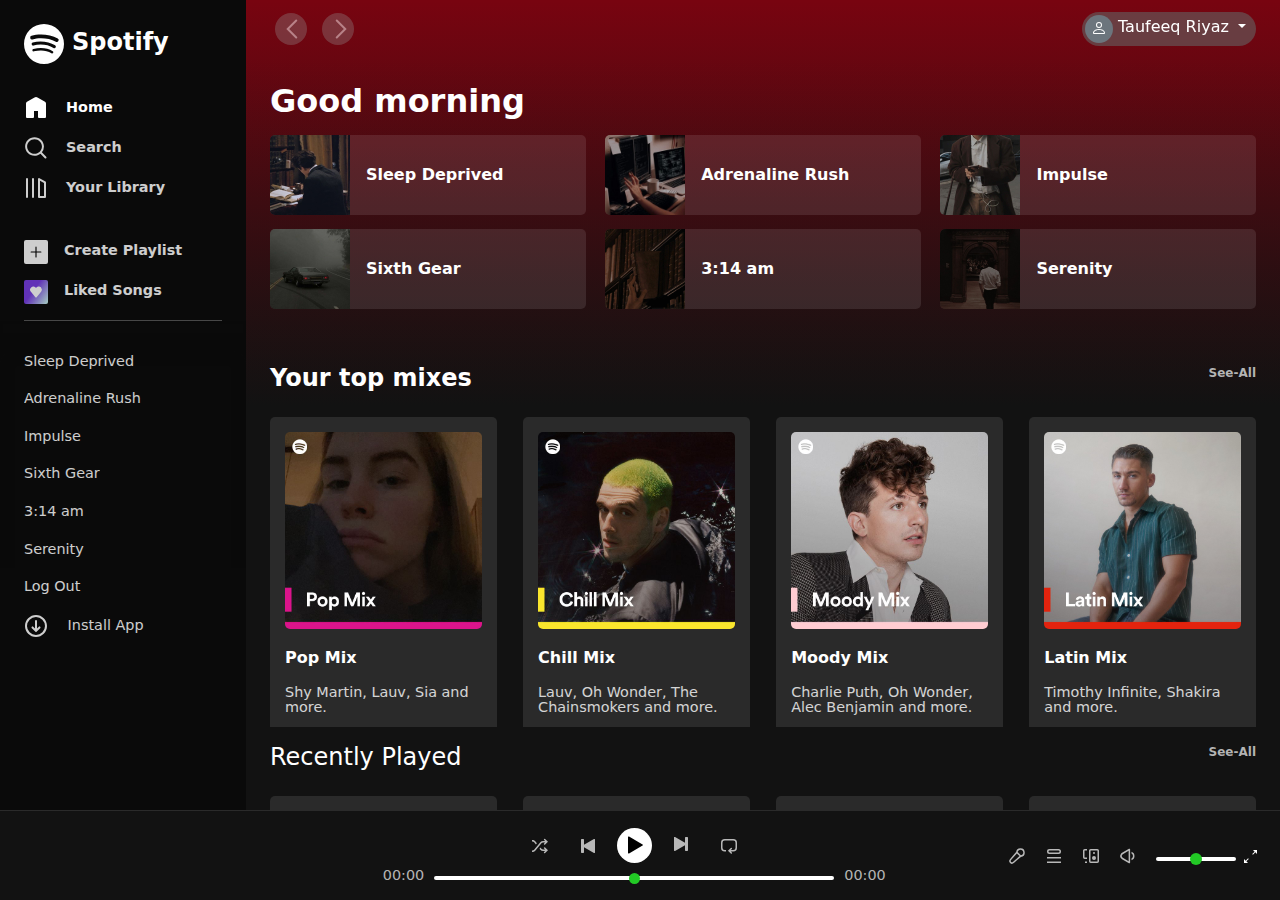
<file: index.html>
<!DOCTYPE html>
<html lang="en">

<head>

  <meta charset="UTF-8">
  <meta name="viewport" content="width=device-width">
  <title>Spotify Clone</title>
  <link rel="stylesheet" href="https://cdn.jsdelivr.net/npm/bootstrap@5.2.0-beta1/dist/css/bootstrap.min.css"
    crossorigin="anonymous">
  <link rel="stylesheet" href="./style.css">
  <link rel="icon" href="./assets/favicon.png">

</head>


<body>

  <div id="app" class="d-flex flex-column">

    <div id="principal" class="d-flex">


      <nav id="latNav" class="w-100 pt-4 d-flex flex-column">

        <!-- Start of logo -->

        <a href="#" class="d-flex px-4">
          <svg xmlns="http://www.w3.org/2000/svg" width="40" height="40" fill="currentColor" class="bi bi-spotify"
            viewBox="0 0 16 16">
            <path
              d="M8 0a8 8 0 1 0 0 16A8 8 0 0 0 8 0zm3.669 11.538a.498.498 0 0 1-.686.165c-1.879-1.147-4.243-1.407-7.028-.77a.499.499 0 0 1-.222-.973c3.048-.696 5.662-.397 7.77.892a.5.5 0 0 1 .166.686zm.979-2.178a.624.624 0 0 1-.858.205c-2.15-1.321-5.428-1.704-7.972-.932a.625.625 0 0 1-.362-1.194c2.905-.881 6.517-.454 8.986 1.063a.624.624 0 0 1 .206.858zm.084-2.268C10.154 5.56 5.9 5.419 3.438 6.166a.748.748 0 1 1-.434-1.432c2.825-.857 7.523-.692 10.492 1.07a.747.747 0 1 1-.764 1.288z" />
          </svg>
          <span class="fw-semibold ms-2" style="font-size: 1.5em;">Spotify</span>
        </a>

        <!-- End of logo -->



        <!-- Start of side bar-->

        <ul class="nav flex-column px-2 my-4">
          <li class="nav-item">
            <a href="/" class="nav-link ativo"><svg role="img" height="24" width="24" viewBox="0 0 24 24">
                <path
                  d="M13.5 1.515a3 3 0 00-3 0L3 5.845a2 2 0 00-1 1.732V21a1 1 0 001 1h6a1 1 0 001-1v-6h4v6a1 1 0 001 1h6a1 1 0 001-1V7.577a2 2 0 00-1-1.732l-7.5-4.33z">
                </path>
              </svg> Home</a>
          </li>
          <li class="nav-item">
            <a href="search.html" class="nav-link"><svg role="img" height="24" width="24" viewBox="0 0 24 24">
                <path
                  d="M10.533 1.279c-5.18 0-9.407 4.14-9.407 9.279s4.226 9.279 9.407 9.279c2.234 0 4.29-.77 5.907-2.058l4.353 4.353a1 1 0 101.414-1.414l-4.344-4.344a9.157 9.157 0 002.077-5.816c0-5.14-4.226-9.28-9.407-9.28zm-7.407 9.279c0-4.006 3.302-7.28 7.407-7.28s7.407 3.274 7.407 7.28-3.302 7.279-7.407 7.279-7.407-3.273-7.407-7.28z">
                </path>
              </svg> Search</a>
          </li>
          <li class="nav-item">
            <a href="#" class="nav-link"><svg role="img" height="24" width="24" viewBox="0 0 24 24">
                <path
                  d="M14.5 2.134a1 1 0 011 0l6 3.464a1 1 0 01.5.866V21a1 1 0 01-1 1h-6a1 1 0 01-1-1V3a1 1 0 01.5-.866zM16 4.732V20h4V7.041l-4-2.309zM3 22a1 1 0 01-1-1V3a1 1 0 012 0v18a1 1 0 01-1 1zm6 0a1 1 0 01-1-1V3a1 1 0 012 0v18a1 1 0 01-1 1z">
                </path>
              </svg> Your Library</a>
          </li>
        </ul>

        <div id="underList">
          <button>
            <div class="plus_bttn">
              <svg role="img" height="12" width="12" aria-hidden="true" viewBox="0 0 16 16">
                <path
                  d="M15.25 8a.75.75 0 01-.75.75H8.75v5.75a.75.75 0 01-1.5 0V8.75H1.5a.75.75 0 010-1.5h5.75V1.5a.75.75 0 011.5 0v5.75h5.75a.75.75 0 01.75.75z">
                </path>
              </svg>
            </div>
            Create Playlist
          </button>

          <button>
            <div class="heart_bttn">
              <svg role="img" height="12" width="12" aria-hidden="true" viewBox="0 0 16 16">
                <path
                  d="M15.724 4.22A4.313 4.313 0 0012.192.814a4.269 4.269 0 00-3.622 1.13.837.837 0 01-1.14 0 4.272 4.272 0 00-6.21 5.855l5.916 7.05a1.128 1.128 0 001.727 0l5.916-7.05a4.228 4.228 0 00.945-3.577z">
                </path>
              </svg>
            </div>
            Liked Songs
          </button>
        </div>

        <!-- End of side bar-->



        <hr class="mx-4 mb-0 mt-2">

        <!-- Start of playlists in sidebar-->

        <ul id="playlistSidebar" class="nav px-2">
          <li class="nav-item"><a href="https://open.spotify.com/playlist/3DCIpP8UPdnLnUGsuEsr97"
              class="nav-link"><br>Sleep Deprived</a></li>
          <li class="nav-item"><a href="https://open.spotify.com/playlist/5lwd9A96hNLfiYCLKBQRN2"
              class="nav-link">Adrenaline Rush</a></li>
          <li class="nav-item"><a href="https://open.spotify.com/playlist/0q0SddIoqUIMGm3Sgz3oMi"
              class="nav-link">Impulse</a></li>
          <li class="nav-item"><a href="https://open.spotify.com/playlist/5ZPjSoSwQs5QVlZDZjfiFI" class="nav-link">Sixth
              Gear</a></li>
          <li class="nav-item"><a href="https://open.spotify.com/playlist/3zA5kLtGx3ghhhdoO7mdvF" class="nav-link">3:14
              am</a></li>
          <li class="nav-item"><a href="https://open.spotify.com/playlist/60HGr7YPE45JP6xaTWSbg4"
              class="nav-link">Serenity</a></li>
        </ul>

        <!-- End of playlists in sidebar-->


        <!-- Start of Install App Button-->
        <a href="login.html" id="installApp" class="d-block px-4 py-2">
          Log Out
        </a>
        <a href="#" id="installApp" class="d-block px-4 py-2">
          <svg role="img" height="24" width="24" viewBox="0 0 24 24">
            <path
              d="M12 3a9 9 0 100 18 9 9 0 000-18zM1 12C1 5.925 5.925 1 12 1s11 4.925 11 11-4.925 11-11 11S1 18.075 1 12z">
            </path>
            <path
              d="M12 6.05a1 1 0 011 1v7.486l1.793-1.793a1 1 0 111.414 1.414L12 18.364l-4.207-4.207a1 1 0 111.414-1.414L11 14.536V7.05a1 1 0 011-1z">
            </path>
          </svg> Install App
        </a>
       
      </nav>

      <!-- End of Install App Button-->


      <!-- Main Content -->
      <div id="feed" class="w-100">

        <!-- menu superior do conteudo -->
        <nav id="topNav" class="d-flex justify-content-between align-items-center px-4 py-2">

          <!-- Start of arrows -->

          <div id="arrowMenu">
            <button><svg role="img" height="24" width="24" class="Svg-ytk21e-0 gFcOie IYDlXmBmmUKHveMzIPCF"
                viewBox="0 0 24 24">
                <path
                  d="M15.957 2.793a1 1 0 010 1.414L8.164 12l7.793 7.793a1 1 0 11-1.414 1.414L5.336 12l9.207-9.207a1 1 0 011.414 0z">
                </path>
              </svg></button>
            <button><svg role="img" height="24" width="24" class="Svg-ytk21e-0 gFcOie IYDlXmBmmUKHveMzIPCF"
                viewBox="0 0 24 24">
                <path
                  d="M8.043 2.793a1 1 0 000 1.414L15.836 12l-7.793 7.793a1 1 0 101.414 1.414L18.664 12 9.457 2.793a1 1 0 00-1.414 0z">
                </path>
              </svg></button>
          </div>

          <!-- End of arrows-->

          <div id="btnTopNav" class="d-flex">

            <!-- Start of user profile -->
            <div class="dropdown ms-3" id="user_bttn">
              <button class="btn btn-secondary dropdown-toggle" type="button" id="dropdownMenuButton1"
                data-bs-toggle="dropdown" aria-expanded="false">
                <div class="imgUsuario bg-secondary">
                  <svg xmlns="http://www.w3.org/2000/svg" width="16" height="16" fill="currentColor"
                    viewBox="0 0 16 16">
                    <path
                      d="M8 8a3 3 0 1 0 0-6 3 3 0 0 0 0 6zm2-3a2 2 0 1 1-4 0 2 2 0 0 1 4 0zm4 8c0 1-1 1-1 1H3s-1 0-1-1 1-4 6-4 6 3 6 4zm-1-.004c-.001-.246-.154-.986-.832-1.664C11.516 10.68 10.289 10 8 10c-2.29 0-3.516.68-4.168 1.332-.678.678-.83 1.418-.832 1.664h10z" />
                  </svg>
                </div>
                Taufeeq Riyaz
                
              </button>
             
            </div>
          </div>
        </nav>

        <!-- End of user profile -->


        <!-- feed do conteudo principal -->
        <main id="main" class="p-4">

          <!-- seção inicial (header) -->
          <section id="feedHeader">

            <!-- start of greeting -->
            <h2 class="fw-bold" id="greeting">Welcome Back</h2>
            <!-- end of greeting -->

            <!-- recent playlists -->
            <ul id="playlistsRecentes" class="mb-5">
              <li>
                <img src="./assets/1.jpeg" :alt="playlist.nome">
                <span class="fw-semibold ms-3 me-auto">Sleep Deprived</span>
                <button type="button" class="btn me-3"><svg role="img" height="24" width="24" viewBox="0 0 24 24">
                    <path
                      d="M7.05 3.606l13.49 7.788a.7.7 0 010 1.212L7.05 20.394A.7.7 0 016 19.788V4.212a.7.7 0 011.05-.606z">
                    </path>
                  </svg></button>
              </li>

              <li>
                <img src="./assets/2.jpeg" :alt="playlist.nome">
                <span class="fw-semibold ms-3 me-auto">Adrenaline Rush</span>
                <button type="button" class="btn me-3"><svg role="img" height="24" width="24" viewBox="0 0 24 24">
                    <path
                      d="M7.05 3.606l13.49 7.788a.7.7 0 010 1.212L7.05 20.394A.7.7 0 016 19.788V4.212a.7.7 0 011.05-.606z">
                    </path>
                  </svg></button>
              </li>

              <li>
                <img src="./assets/3.jpeg" :alt="playlist.nome">
                <span class="fw-semibold ms-3 me-auto">Impulse</span>
                <button type="button" class="btn me-3"><svg role="img" height="24" width="24" viewBox="0 0 24 24">
                    <path
                      d="M7.05 3.606l13.49 7.788a.7.7 0 010 1.212L7.05 20.394A.7.7 0 016 19.788V4.212a.7.7 0 011.05-.606z">
                    </path>
                  </svg></button>
              </li>

              <li>
                <img src="./assets/4.jpeg" :alt="playlist.nome">
                <span class="fw-semibold ms-3 me-auto">Sixth Gear</span>
                <button type="button" class="btn me-3"><svg role="img" height="24" width="24" viewBox="0 0 24 24">
                    <path
                      d="M7.05 3.606l13.49 7.788a.7.7 0 010 1.212L7.05 20.394A.7.7 0 016 19.788V4.212a.7.7 0 011.05-.606z">
                    </path>
                  </svg></button>
              </li>

              <li>
                <img src="./assets/5.jpeg" :alt="playlist.nome">
                <span class="fw-semibold ms-3 me-auto">3:14 am</span>
                <button type="button" class="btn me-3"><svg role="img" height="24" width="24" viewBox="0 0 24 24">
                    <path
                      d="M7.05 3.606l13.49 7.788a.7.7 0 010 1.212L7.05 20.394A.7.7 0 016 19.788V4.212a.7.7 0 011.05-.606z">
                    </path>
                  </svg></button>
              </li>
              

              <li>
                <img src="./assets/6.jpeg" :alt="playlist.nome">
                <span class="fw-semibold ms-3 me-auto">Serenity</span>
                <button type="button" class="btn me-3"><svg role="img" height="24" width="24" viewBox="0 0 24 24">
                    <path
                      d="M7.05 3.606l13.49 7.788a.7.7 0 010 1.212L7.05 20.394A.7.7 0 016 19.788V4.212a.7.7 0 011.05-.606z">
                    </path>
                  </svg></button>
                
              </li>
              
            </ul>
          </section>



          <!-- Your top mixes -->
          <section class="feedPlaylist">
            <h4 class="mb-3"><a href="#"><b>Your top mixes</b></a></h4>
          <a class="see-all" href="#">See-All</a>
            <br>
            <br>
            <ul class="playlists">
              <li>
                <img src="./assets/7.jpeg">
                <button type="button" class="btn me-3"><svg role="img" height="24" width="24" viewBox="0 0 24 24">
                    <path
                      d="M7.05 3.606l13.49 7.788a.7.7 0 010 1.212L7.05 20.394A.7.7 0 016 19.788V4.212a.7.7 0 011.05-.606z">
                    </path>
                  </svg></button>
                <span>Pop Mix</span>
                <p><br>Shy Martin, Lauv, Sia and more.</p>
              </li>

              <li>
                <img src="./assets/8.jpeg">
                <button type="button" class="btn me-3"><svg role="img" height="24" width="24" viewBox="0 0 24 24">
                    <path
                      d="M7.05 3.606l13.49 7.788a.7.7 0 010 1.212L7.05 20.394A.7.7 0 016 19.788V4.212a.7.7 0 011.05-.606z">
                    </path>
                  </svg></button>
                <span>Chill Mix</span>
                <p><br>Lauv, Oh Wonder, The Chainsmokers and more.</p>
              </li>

              <li>
                <img src="./assets/9.jpeg">
                <button type="button" class="btn me-3"><svg role="img" height="24" width="24" viewBox="0 0 24 24">
                    <path
                      d="M7.05 3.606l13.49 7.788a.7.7 0 010 1.212L7.05 20.394A.7.7 0 016 19.788V4.212a.7.7 0 011.05-.606z">
                    </path>
                  </svg></button>
                <span>Moody Mix</span>
                <p><br>Charlie Puth, Oh Wonder, Alec Benjamin and more.</p>
              </li>

              <li>
                <img src="./assets/10.jpeg">
                <button type="button" class="btn me-3"><svg role="img" height="24" width="24" viewBox="0 0 24 24">
                    <path
                      d="M7.05 3.606l13.49 7.788a.7.7 0 010 1.212L7.05 20.394A.7.7 0 016 19.788V4.212a.7.7 0 011.05-.606z">
                    </path>
                  </svg></button>
                <span>Latin Mix</span>
                <p><br>Timothy Infinite, Shakira and more.</p>
              </li>

              <li>
                <img src="./assets/11.jpeg">
                <button type="button" class="btn me-3"><svg role="img" height="24" width="24" viewBox="0 0 24 24">
                    <path
                      d="M7.05 3.606l13.49 7.788a.7.7 0 010 1.212L7.05 20.394A.7.7 0 016 19.788V4.212a.7.7 0 011.05-.606z">
                    </path>
                  </svg></button>
                <span>Hindi Mix</span>
                <p><br>Ritviz, Nuclea, Atif Aslam and more.</p>
              </li>

              <li>
                <img src="./assets/12.jpeg">
                <button type="button" class="btn me-3"><svg role="img" height="24" width="24" viewBox="0 0 24 24">
                    <path
                      d="M7.05 3.606l13.49 7.788a.7.7 0 010 1.212L7.05 20.394A.7.7 0 016 19.788V4.212a.7.7 0 011.05-.606z">
                    </path>
                  </svg></button>
                <span>2010s Mix</span>
                <p><br>The Fat Rat, Alan Walker, The Chainsmokers and more.</p>
              </li>
            </ul>
          </section>

          <!--recently played-->
          <section class="feedPlaylist">
            <h4 class="mb-3"><a href="#">Recently Played</a></h4>
            <a class="see-all" href="#">See-All</a>
            <br>
            <br>
            <ul class="playlists">
              <li>
                <img src="./assets/1.jpeg">
                <button type="button" class="btn me-3"><svg role="img" height="24" width="24" viewBox="0 0 24 24">
                    <path
                      d="M7.05 3.606l13.49 7.788a.7.7 0 010 1.212L7.05 20.394A.7.7 0 016 19.788V4.212a.7.7 0 011.05-.606z">
                    </path>
                  </svg></button>
                <span>Sleep Deprived</span>
                <p><br>I'll tell you a story before it tells itself.</p>
              </li>

              <li>
                <img src="./assets/2.jpeg">
                <button type="button" class="btn me-3"><svg role="img" height="24" width="24" viewBox="0 0 24 24">
                    <path
                      d="M7.05 3.606l13.49 7.788a.7.7 0 010 1.212L7.05 20.394A.7.7 0 016 19.788V4.212a.7.7 0 011.05-.606z">
                    </path>
                  </svg></button>
                <span>Adrenaline Rush</span>
                <p><br>For the night when you've piled up everything and it's deadline tomorrow.</p>
              </li>

              <li>
                <img src="./assets/3.jpeg">
                <button type="button" class="btn me-3"><svg role="img" height="24" width="24" viewBox="0 0 24 24">
                    <path
                      d="M7.05 3.606l13.49 7.788a.7.7 0 010 1.212L7.05 20.394A.7.7 0 016 19.788V4.212a.7.7 0 011.05-.606z">
                    </path>
                  </svg></button>
                <span>Impulse</span>
                <p><br> The neighbors are gonna call the cops.</p>
              </li>

              <li>
                <img src="./assets/4.jpeg">
                <button type="button" class="btn me-3"><svg role="img" height="24" width="24" viewBox="0 0 24 24">
                    <path
                      d="M7.05 3.606l13.49 7.788a.7.7 0 010 1.212L7.05 20.394A.7.7 0 016 19.788V4.212a.7.7 0 011.05-.606z">
                    </path>
                  </svg></button>
                <span>Sixth Gear</span>
                <p><br>Nothings gonna stop me now (lol, idk how to drive yet).</p>
              </li>

              <li>
                <img src="./assets/5.jpeg">
                <button type="button" class="btn me-3"><svg role="img" height="24" width="24" viewBox="0 0 24 24">
                    <path
                      d="M7.05 3.606l13.49 7.788a.7.7 0 010 1.212L7.05 20.394A.7.7 0 016 19.788V4.212a.7.7 0 011.05-.606z">
                    </path>
                  </svg></button>
                <span>3:14 am</span>
                <p><br>And thoughts of past and future kept him awake.</p>
              </li>

              <li>
                <img src="./assets/6.jpeg">
                <button type="button" class="btn me-3"><svg role="img" height="24" width="24" viewBox="0 0 24 24">
                    <path
                      d="M7.05 3.606l13.49 7.788a.7.7 0 010 1.212L7.05 20.394A.7.7 0 016 19.788V4.212a.7.7 0 011.05-.606z">
                    </path>
                  </svg></button>
                <span>Serenity</span>
                <p><br>Is it tears or just the pouring rain?</p>
              </li>
            </ul>
          </section>

          <!--poular new releases-->
          <section class="feedPlaylist">
            <h4 class="mb-3"><a href="#">Popular New releases</a></h4>
            <a class="see-all" href="#">See-All</a>
            <br>
            <br>
            <ul class="playlists">
              <li>
                <img src="./assets/celestial.jpg">
                <button type="button" class="btn me-3"><svg role="img" height="24" width="24" viewBox="0 0 24 24">
                    <path
                      d="M7.05 3.606l13.49 7.788a.7.7 0 010 1.212L7.05 20.394A.7.7 0 016 19.788V4.212a.7.7 0 011.05-.606z">
                    </path>
                  </svg></button>
                <span>Celestial</span>
                <p><br>Ed Shreeran</p>
              </li>

              <li>
                <img src="./assets/this is why.jpg">
                <button type="button" class="btn me-3"><svg role="img" height="24" width="24" viewBox="0 0 24 24">
                    <path
                      d="M7.05 3.606l13.49 7.788a.7.7 0 010 1.212L7.05 20.394A.7.7 0 016 19.788V4.212a.7.7 0 011.05-.606z">
                    </path>
                  </svg></button>
                <span>This Is Why</span>
                <p><br>Paramore</p>
              </li>

              <li>
                <img src="./assets/igotissu.jpg">
                <button type="button" class="btn me-3"><svg role="img" height="24" width="24" viewBox="0 0 24 24">
                    <path
                      d="M7.05 3.606l13.49 7.788a.7.7 0 010 1.212L7.05 20.394A.7.7 0 016 19.788V4.212a.7.7 0 011.05-.606z">
                    </path>
                  </svg></button>
                <span>I Got Issue</span>
                <p><br>YG</p>
              </li>

              <li>
                <img src="./assets/uhoh.jpg">
                <button type="button" class="btn me-3"><svg role="img" height="24" width="24" viewBox="0 0 24 24">
                    <path
                      d="M7.05 3.606l13.49 7.788a.7.7 0 010 1.212L7.05 20.394A.7.7 0 016 19.788V4.212a.7.7 0 011.05-.606z">
                    </path>
                  </svg></button>
                <span>Uh Oh</span>
                <p><br>Tate McRae</p>
              </li>

              <li>
                <img src="./assets/bodypaint.jpg">
                <button type="button" class="btn me-3"><svg role="img" height="24" width="24" viewBox="0 0 24 24">
                    <path
                      d="M7.05 3.606l13.49 7.788a.7.7 0 010 1.212L7.05 20.394A.7.7 0 016 19.788V4.212a.7.7 0 011.05-.606z">
                    </path>
                  </svg></button>
                <span>Body Paint</span>
                <p><br>Arctic Monkeys</p>
              </li>
          </section>

          <!--mood-->
          <section class="feedPlaylist">
         <h4 class="mb-3"><a href="#">Mood</a></h4>
         <a class="see-all" href="#">See-All</a>
            <br>
            <br>
            <ul class="playlists">
              <li>
                <img src="./assets/moodbooster.jpg">
                <button type="button" class="btn me-3"><svg role="img" height="24" width="24" viewBox="0 0 24 24">
                    <path
                      d="M7.05 3.606l13.49 7.788a.7.7 0 010 1.212L7.05 20.394A.7.7 0 016 19.788V4.212a.7.7 0 011.05-.606z">
                    </path>
                  </svg></button>
                <span>Mood Booster</span>
                <p><br>Get happy with today's dose of feel-good songs!</p>
              </li>

              <li>
                <img src="./assets/feelinggood.jpg">
                <button type="button" class="btn me-3"><svg role="img" height="24" width="24" viewBox="0 0 24 24">
                    <path
                      d="M7.05 3.606l13.49 7.788a.7.7 0 010 1.212L7.05 20.394A.7.7 0 016 19.788V4.212a.7.7 0 011.05-.606z">
                    </path>
                  </svg></button>
                <span>Feelin' Good</span>
                <p><br>Feel good with this positively timeless playlist!</p>
              </li>

              <li>
                <img src="./assets/dark&stormy.jpg">
                <button type="button" class="btn me-3"><svg role="img" height="24" width="24" viewBox="0 0 24 24">
                    <path
                      d="M7.05 3.606l13.49 7.788a.7.7 0 010 1.212L7.05 20.394A.7.7 0 016 19.788V4.212a.7.7 0 011.05-.606z">
                    </path>
                  </svg></button>
                <span>Dark & Stormy</span>
                <p><br>Beautifully dark, dramatic tracks.</p>
              </li>

              <li>
                <img src="./assets/feelgoodpiano.jpg">
                <button type="button" class="btn me-3"><svg role="img" height="24" width="24" viewBox="0 0 24 24">
                    <path
                      d="M7.05 3.606l13.49 7.788a.7.7 0 010 1.212L7.05 20.394A.7.7 0 016 19.788V4.212a.7.7 0 011.05-.606z">
                    </path>
                  </svg></button>
                <span>Feel Good Piano</span>
                <p><br>Happy vibes for an upbeat morning.</p>
              </li>

              <li>
                <img src="./assets/feelingmyself.jpg">
                <button type="button" class="btn me-3"><svg role="img" height="24" width="24" viewBox="0 0 24 24">
                    <path
                      d="M7.05 3.606l13.49 7.788a.7.7 0 010 1.212L7.05 20.394A.7.7 0 016 19.788V4.212a.7.7 0 011.05-.606z">
                    </path>
                  </svg></button>
                <span>Feelin' Myself</span>
                <p><br>The hip-hop playlist that's a whole mood. Art By Laci Jordan; Cover: Lakeyah</p>
              </li>

              <li>
                <img src="./assets/chilltracks.jpeg">
                <button type="button" class="btn me-3"><svg role="img" height="24" width="24" viewBox="0 0 24 24">
                    <path
                      d="M7.05 3.606l13.49 7.788a.7.7 0 010 1.212L7.05 20.394A.7.7 0 016 19.788V4.212a.7.7 0 011.05-.606z">
                    </path>
                  </svg></button>
                <span>Chill Tracks</span>
                <p><br>Softer kinda dance.</p>
              </li>
              <!--Popular new releases-->
        </main>
      </div>
    </div>

    <div id="mobiPlay">
      <button type="button" id="mobibtn"><svg role="img" height="24" width="24" viewBox="0 0 24 24">
          <path d="M7.05 3.606l13.49 7.788a.7.7 0 010 1.212L7.05 20.394A.7.7 0 016 19.788V4.212a.7.7 0 011.05-.606z">
          </path>
        </svg></button>
    </div>
    <div id="footer">
      <div id="audioBar" class="p-3 d-flex justify-content-between">

        <div id="musicaPlay"></div>

        <div id="botomIcon">
          <ul class="nav flex-row px-2 my-4">
            <li class="nav-item">
              <a href="#" class="nav-link ativo d-flex flex-column align-items-center"><svg role="img" height="20"
                  width="20" fill="white" viewBox="0 0 24 24">
                  <path
                    d="M13.5 1.515a3 3 0 00-3 0L3 5.845a2 2 0 00-1 1.732V21a1 1 0 001 1h6a1 1 0 001-1v-6h4v6a1 1 0 001 1h6a1 1 0 001-1V7.577a2 2 0 00-1-1.732l-7.5-4.33z">
                  </path>
                </svg>Home</a>
            </li>
            <li class="nav-item">
              <a href="#" class="nav-link d-flex flex-column align-items-center"><svg role="img" height="20" width="20"
                  fill="white" viewBox="0 0 24 24">
                  <path
                    d="M10.533 1.279c-5.18 0-9.407 4.14-9.407 9.279s4.226 9.279 9.407 9.279c2.234 0 4.29-.77 5.907-2.058l4.353 4.353a1 1 0 101.414-1.414l-4.344-4.344a9.157 9.157 0 002.077-5.816c0-5.14-4.226-9.28-9.407-9.28zm-7.407 9.279c0-4.006 3.302-7.28 7.407-7.28s7.407 3.274 7.407 7.28-3.302 7.279-7.407 7.279-7.407-3.273-7.407-7.28z">
                  </path>
                </svg>Search</a>
            </li>
            <li class="nav-item">
              <a href="#" class="nav-link d-flex flex-column align-items-center"><svg role="img" height="20" width="20"
                  fill="white" viewBox="0 0 24 24">
                  <path
                    d="M14.5 2.134a1 1 0 011 0l6 3.464a1 1 0 01.5.866V21a1 1 0 01-1 1h-6a1 1 0 01-1-1V3a1 1 0 01.5-.866zM16 4.732V20h4V7.041l-4-2.309zM3 22a1 1 0 01-1-1V3a1 1 0 012 0v18a1 1 0 01-1 1zm6 0a1 1 0 01-1-1V3a1 1 0 012 0v18a1 1 0 01-1 1z">
                  </path>
                </svg>Your Library</a>
            </li>
            <li>
              <a href="#" class="nav-link d-flex flex-column align-items-center"><svg role="img" width="20" height="20"
                  fill="white" viewBox="0 3 16 10">
                  <path
                    d="M8 0a8 8 0 1 0 0 16A8 8 0 0 0 8 0zm3.669 11.538a.498.498 0 0 1-.686.165c-1.879-1.147-4.243-1.407-7.028-.77a.499.499 0 0 1-.222-.973c3.048-.696 5.662-.397 7.77.892a.5.5 0 0 1 .166.686zm.979-2.178a.624.624 0 0 1-.858.205c-2.15-1.321-5.428-1.704-7.972-.932a.625.625 0 0 1-.362-1.194c2.905-.881 6.517-.454 8.986 1.063a.624.624 0 0 1 .206.858zm.084-2.268C10.154 5.56 5.9 5.419 3.438 6.166a.748.748 0 1 1-.434-1.432c2.825-.857 7.523-.692 10.492 1.07a.747.747 0 1 1-.764 1.288z">
                  </path>
                </svg>Get App</a>
            </li>
          </ul>
        </div>

        <div id="caixaCentral" class="d-flex flex-column align-items-center">

          <div id="caixaSetas" class="d-flex align-items-center">
            <button type="button" class="icones aleatorio"><svg onClick="enabledisable(this)" role="img" height="16"
                width="16" viewBox="0 0 16 16">
                <path
                  d="M13.151.922a.75.75 0 10-1.06 1.06L13.109 3H11.16a3.75 3.75 0 00-2.873 1.34l-6.173 7.356A2.25 2.25 0 01.39 12.5H0V14h.391a3.75 3.75 0 002.873-1.34l6.173-7.356a2.25 2.25 0 011.724-.804h1.947l-1.017 1.018a.75.75 0 001.06 1.06L15.98 3.75 13.15.922zM.391 3.5H0V2h.391c1.109 0 2.16.49 2.873 1.34L4.89 5.277l-.979 1.167-1.796-2.14A2.25 2.25 0 00.39 3.5z">
                </path>
                <path
                  d="M7.5 10.723l.98-1.167.957 1.14a2.25 2.25 0 001.724.804h1.947l-1.017-1.018a.75.75 0 111.06-1.06l2.829 2.828-2.829 2.828a.75.75 0 11-1.06-1.06L13.109 13H11.16a3.75 3.75 0 01-2.873-1.34l-.787-.938z">
                </path>
              </svg></button>

            <button type="button" class="icones anterior"><svg role="img" height="16" width="16" viewBox="0 0 16 16">
                <path
                  d="M12.7 1a.7.7 0 00-.7.7v5.15L2.05 1.107A.7.7 0 001 1.712v12.575a.7.7 0 001.05.607L12 9.149V14.3a.7.7 0 00.7.7h1.6a.7.7 0 00.7-.7V1.7a.7.7 0 00-.7-.7h-1.6z">
                </path>
              </svg></button>

            <button type="button" class="btn playPause"><svg role="img" height="24" width="24" viewBox="0 0 24 24">
                <path
                  d="M7.05 3.606l13.49 7.788a.7.7 0 010 1.212L7.05 20.394A.7.7 0 016 19.788V4.212a.7.7 0 011.05-.606z">
                </path>
              </svg></button>

            <button type="button" class="icones proximo"><svg role="img" height="16" width="16" viewBox="0 0 16 16">
                <path
                  d="M12.7 1a.7.7 0 00-.7.7v5.15L2.05 1.107A.7.7 0 001 1.712v12.575a.7.7 0 001.05.607L12 9.149V14.3a.7.7 0 00.7.7h1.6a.7.7 0 00.7-.7V1.7a.7.7 0 00-.7-.7h-1.6z">
                </path>
              </svg></button>

            <button type="button" class="icones repetir"><svg onClick="enabledisable(this)" role="img" height="16"
                width="16" viewBox="0 0 16 16">
                <path
                  d="M0 4.75A3.75 3.75 0 013.75 1h8.5A3.75 3.75 0 0116 4.75v5a3.75 3.75 0 01-3.75 3.75H9.81l1.018 1.018a.75.75 0 11-1.06 1.06L6.939 12.75l2.829-2.828a.75.75 0 111.06 1.06L9.811 12h2.439a2.25 2.25 0 002.25-2.25v-5a2.25 2.25 0 00-2.25-2.25h-8.5A2.25 2.25 0 001.5 4.75v5A2.25 2.25 0 003.75 12H5v1.5H3.75A3.75 3.75 0 010 9.75v-5z">
                </path>
              </svg></button>
          </div>

          <div id="barraDeProgresso"><small>00:00</small><input type="range"><small>00:00</small></div>
        </div>


        <div id="configAudio" class="d-flex align-items-center">
          <button type="button" class="icones legenda"><svg onClick="enabledisable(this)" role="img" height="16"
              width="16" viewBox="0 0 16 16">
              <path
                d="M13.426 2.574a2.831 2.831 0 00-4.797 1.55l3.247 3.247a2.831 2.831 0 001.55-4.797zM10.5 8.118l-2.619-2.62A63303.13 63303.13 0 004.74 9.075L2.065 12.12a1.287 1.287 0 001.816 1.816l3.06-2.688 3.56-3.129zM7.12 4.094a4.331 4.331 0 114.786 4.786l-3.974 3.493-3.06 2.689a2.787 2.787 0 01-3.933-3.933l2.676-3.045 3.505-3.99z">
              </path>
            </svg></button>
          <button type="button" class="icones lista"><svg role="img" height="16" width="16" viewBox="0 0 16 16">
              <path
                d="M15 15H1v-1.5h14V15zm0-4.5H1V9h14v1.5zm-14-7A2.5 2.5 0 013.5 1h9a2.5 2.5 0 010 5h-9A2.5 2.5 0 011 3.5zm2.5-1a1 1 0 000 2h9a1 1 0 100-2h-9z">
              </path>
            </svg></button>
          <button type="button" class="icones outrosDispositivos"><svg role="img" height="16" width="16"
              aria-label="Conectar a um dispositivo" viewBox="0 0 16 16">
              <path
                d="M6 2.75C6 1.784 6.784 1 7.75 1h6.5c.966 0 1.75.784 1.75 1.75v10.5A1.75 1.75 0 0114.25 15h-6.5A1.75 1.75 0 016 13.25V2.75zm1.75-.25a.25.25 0 00-.25.25v10.5c0 .138.112.25.25.25h6.5a.25.25 0 00.25-.25V2.75a.25.25 0 00-.25-.25h-6.5zm-6 0a.25.25 0 00-.25.25v6.5c0 .138.112.25.25.25H4V11H1.75A1.75 1.75 0 010 9.25v-6.5C0 1.784.784 1 1.75 1H4v1.5H1.75zM4 15H2v-1.5h2V15z">
              </path>
              <path d="M13 10a2 2 0 11-4 0 2 2 0 014 0zm-1-5a1 1 0 11-2 0 1 1 0 012 0z"></path>
            </svg></button>

          <div id="volume">
            <button type="button" class="icones outrosDispositivos"><svg role="presentation" height="16" width="16"
                aria-label="Volume médio" id="volume-icon" viewBox="0 0 16 16">
                <path
                  d="M9.741.85a.75.75 0 01.375.65v13a.75.75 0 01-1.125.65l-6.925-4a3.642 3.642 0 01-1.33-4.967 3.639 3.639 0 011.33-1.332l6.925-4a.75.75 0 01.75 0zm-6.924 5.3a2.139 2.139 0 000 3.7l5.8 3.35V2.8l-5.8 3.35zm8.683 6.087a4.502 4.502 0 000-8.474v1.65a2.999 2.999 0 010 5.175v1.649z">
                </path>
              </svg></button>
            <input type="range">
          </div>
          <button class="w-8 h-8" id="full-screen">
              <svg
                viewBox="0 0 16 16"
                width="16"
                height="16"
                xmlns="http://www.w3.org/2000/svg"
              >
                <path
                  d="M6.064 10.229l-2.418 2.418L2 11v4h4l-1.647-1.646 2.418-2.418-.707-.707 zM11 2l1.647 1.647-2.418 2.418.707.707 2.418-2.418L15 6V2h-4z"
                  fill="white"
                ></path>
              </svg>
            </button>
        </div>
      </div>
    </div>
  </div>

  <script src="script.js"></script>
</body>

</html>
</file>
<file: style.css>
* {
  box-sizing: border-box;
}

::-webkit-scrollbar {
  width: 14px;
}

::-webkit-scrollbar-track {
  background: rgba(0, 0, 0, 0);
}

::-webkit-scrollbar-thumb {
  background: rgba(136, 136, 136, 0.589);
}

::-webkit-scrollbar-thumb:hover {
  background: rgba(85, 85, 85, 0.637);
}

html,
body,
#app,
#principal {
  width: 100%;
  height: 100%;
  overflow-y: hidden;
}

#app {
  min-width: 767px;
  overflow-x: auto;
}

#principal {
  background-color: #780410;
  transition: background-color 1s ease;
  color: #fff;
}

#principal #latNav {
  max-width: 246px;
  background-color: #0a0a0a;
}

#principal #latNav a {
  text-decoration: none;
  color: #fff;
}

#principal #latNav .nav .nav-item .nav-link {
  color: #fff;
  fill: #fff;
  font-size: 0.9em;
  font-weight: bold;
  opacity: 0.8;
  transition: opacity 0.3s ease;
}

#principal #latNav .nav .nav-item .nav-link svg {
  margin-right: 13px;
}

#principal #latNav .nav .nav-item .nav-link.ativo,
#principal #latNav .nav .nav-item .nav-link:hover {
  opacity: 1;
}

#principal #latNav #underList button {
  background-color: rgba(0, 0, 0, 0);
  border: 0;
  display: flex;
  color: #fff;
  opacity: 0.8;
  transition: opacity 0.3s ease;
  padding: 8px 24px;
  width: 100%;
  font-size: 0.9em;
  font-weight: bold;
}

#principal #latNav #underList button .plus_bttn,
#principal #latNav #underList button .heart_bttn {
  width: 24px;
  height: 24px;
  margin-right: 16px;
  border-radius: 2px;
  display: flex;
  align-items: center;
  justify-content: center;
}

#principal #latNav #underList button .plus_bttn {
  background-color: #fff;
}

#principal #latNav #underList button .heart_bttn {
  background: linear-gradient(125deg, #773de3 41%, #cffff1 100%);
  fill: #fff;
}

#principal #latNav #underList button:hover {
  opacity: 1;
}

#principal #latNav #playlistSidebar {
  width: 100%;
  overflow-y: auto;
  box-shadow: inset 0 30px 15px rgba(10, 10, 10, 0.2);
}

#principal #latNav #playlistSidebar li {
  width: 100%;
  list-style-type: none;
}

#principal #latNav #playlistSidebar li a {
  font-size: 0.9em;
  font-weight: 500;
}

#principal #latNav #installApp {
  fill: #fff;
  font-size: 0.9em;
  font-weight: 500;
  opacity: 0.8;
  transition: opacity 0.3s;
}

#principal #latNav #installApp svg {
  margin-right: 15px;
}

#principal #latNav #installApp:hover {
  opacity: 1;
}

#principal #feed {
  background: linear-gradient(
    180deg,
    rgba(0, 0, 0, 0) 0%,
    #121212 50%,
    #121212 100%
  );
  overflow-y: auto;
}

#principal #feed #topNav {
  transition: background-color .3s ease;
  position: sticky;
  top: 0;
  z-index: 999;
}



#principal #feed #topNav #arrowMenu button {
  border: none;
  margin: 5px;
  width: 32px;
  height: 32px;
  border-radius: 16px;
  background-color: rgba(146, 144, 144, 0.671);
  fill: #fff;
  opacity: 0.5;
}

#principal #feed #topNav #btnTopNav button#upgrade {
  background-color: rgba(10, 10, 10, 0.1);
  color: #fff;
  padding: 2px 10px;
  margin: 1px;
  border-radius: 20px;
  border: 1px solid #fff;
  opacity: 0.8;
  font-weight: 500;
  font-size: 0.9em;
}

#principal #feed #topNav #btnTopNav button#upgrade:hover {
  background-color: #0a0a0a;
  padding: 2px 11px;
}

#principal #feed #topNav #btnTopNav #user_bttn button {
  background-color: rgba(99, 99, 99, 0.594);
  border: none;
  border-radius: 50px;
  padding: 3px;
  padding-right: 10px;
}

#principal #feed #topNav #btnTopNav #user_bttn button .imgUsuario {
  border-radius: 14px;
  display: inline-block;
  width: 28px;
  height: 28px;
}

#principal #feed #topNav #btnTopNav #user_bttn button:focus {
  box-shadow: 0 0 0 0;
  border: 0 none;
  outline: 0;
}

#principal #feed #main {
  background: linear-gradient(
    180deg,
    rgba(0, 0, 0, 0) 0%,
    #121212 50%,
    #121212 100%
  );
}

#principal #feed #main #feedHeader {
  max-width: 1920px;
}

#principal #feed #main #feedHeader #playlistsRecentes {
  display: flex;
  justify-content: space-between;
  flex-wrap: wrap;
  padding: 0;
}

#principal #feed #main #feedHeader #playlistsRecentes li {
  list-style-type: none;
  width: 32%;
  border-radius: 5px;
  margin: 7px 0;
  cursor: pointer;
  transition: background-color 0.3s ease;
  background-color: rgba(255, 255, 255, 0.1);
  display: flex;
  align-items: center;
}

#principal #feed #main #feedHeader #playlistsRecentes li:hover {
  background-color: rgba(255, 255, 255, 0.3);
}

#principal #feed #main #feedHeader #playlistsRecentes li:hover button.btn {
  opacity: 1;
  cursor: default;
}

#principal #feed #main #feedHeader #playlistsRecentes li img {
  width: 80px;
  height: 80px;
  border-radius: 5px 0 0 5px;
}

#principal #feed #main #feedHeader #playlistsRecentes li button.btn {
  width: 48px;
  height: 48px;
  border-radius: 24px;
  background-color: #1ed760;
  transition: opacity 0.3s ease;
  opacity: 0;
  box-shadow: 0px 15px 40px 0px rgba(0, 0, 0, 0.9);
  transition: all ease-in-out 0.2s;
}

#principal #feed #main #feedHeader #playlistsRecentes li button.btn:hover {
  padding: 1px;
  border: 0;
  transform: scale(1.05);
}

#botomIcon {
  display: none !important;
}

@media only screen and (max-width: 1186px) {
  #principal #feed #main #feedHeader #playlistsRecentes li {
    width: 49%;
  }

  #principal #feed #main #feedHeader #playlistsRecentes li img {
    width: 64px;
    height: 64px;
  }
}

#principal #feed #main .feedPlaylist {
  max-width: 1920px;
}

#principal #feed #main .feedPlaylist h4 {
  display: inline;
}
#principal #feed #main .feedPlaylist h4 > a {
  text-decoration: none;
  color: #fff;
}

#principal #feed #main .feedPlaylist h4 > a:hover {
  text-decoration: underline;
}
#principal #feed #main .feedPlaylist .see-all {
  text-decoration: none;
  color: #b3b3b3;
  float: right;
  font-size: 9pt;
  font-weight: bold;
}

#principal #feed #main .feedPlaylist .see-all:hover {
  text-decoration: underline;
}

#principal #feed #main .feedPlaylist .playlists {
  display: flex;
  flex-wrap: wrap;
  padding: 0;
  justify-content: space-between;
  overflow-y: hidden;
  height: 380px;
}

#principal #feed #main .feedPlaylist .playlists li {
  width: 15%;
  list-style-type: none;
  background-color: rgba(255, 255, 255, 0.1);
  padding: 15px 15px 0 15px;
  border-radius: 5px;
  cursor: pointer;
  transition: background-color 0.3s;
  position: relative;
  margin-bottom: 100px;
}

#principal #feed #main .feedPlaylist .playlists li img {
  width: 100%;
  border-radius: 5px;
  margin-bottom: 17px;
}

#principal #feed #main .feedPlaylist .playlists li span {
  font-weight: 700;
}

#principal #feed #main .feedPlaylist .playlists li p {
  font-size: 0.9em;
  line-height: 15px;
  opacity: 0.8;
}

#principal #feed #main .feedPlaylist .playlists li button.btn {
  width: 48px;
  height: 48px;
  border-radius: 24px;
  background-color: #1ed760;
  transition: all 0.3s ease;
  opacity: 0;
  position: absolute;
  right: 8px;
  bottom: 80px;
  cursor: default;
  transition: all ease-in-out 0.2s;
  box-shadow: 0px 15px 40px 0px rgba(0, 0, 0, 0.9);
}

#principal #feed #main .feedPlaylist .playlists li button.btn:hover {
  padding: 1px;
  border: 0;
  transform: scale(1.05);
}

#principal #feed #main .feedPlaylist .playlists li:hover {
  background-color: rgba(255, 255, 255, 0.2);
}

#principal #feed #main .feedPlaylist .playlists li:hover button.btn {
  bottom: 95px;
  opacity: 1;
}

@media only screen and (max-width: 2130px) {
  #principal #feed #main .feedPlaylist .playlists {
    height: 360px;
  }
}

@media only screen and (max-width: 1920px) {
  #principal #feed #main .feedPlaylist .playlists {
    height: 320px;
  }
}

@media only screen and (max-width: 1730px) {
  #principal #feed #main .feedPlaylist .playlists {
    height: 300px;
  }
}

@media only screen and (max-width: 1512px) {
  #principal #feed #main .feedPlaylist .playlists {
    height: 295px;
  }

  #principal #feed #main .feedPlaylist .playlists li {
    width: 18%;
  }
}

@media only screen and (max-width: 1324px) {
  #principal #feed #main .feedPlaylist .playlists {
    height: 310px;
  }

  #principal #feed #main .feedPlaylist .playlists li {
    width: 23%;
  }
}

@media only screen and (max-width: 996px) {
  #principal #feed #main .feedPlaylist .playlists {
    height: 295px;
  }

  #principal #feed #main .feedPlaylist .playlists li {
    width: 32%;
  }
}

@media only screen and (max-width: 796px) {
  #principal #feed #main .feedPlaylist .playlists {
    height: 310px;
  }

  #principal #feed #main .feedPlaylist .playlists li {
    width: 48%;
  }
}

@media only screen and (max-width: 770px) {
  #latNav {
    display: none !important;
  }

  #configAudio {
    display: none !important;
  }

  #caixaCentral {
    display: none !important;
  }

  #principal #feed #main .feedPlaylist .playlists {
    height: 310px;
  }

  #principal #feed #main .feedPlaylist .playlists li {
    width: 23%;
  }

  #audioBar #musicaPlay {
    display: none !important;
  }

  #audioBar {
    height: 70px !important;
    width: 100vw !important;
    display: flex;
    align-items: center;
    justify-content: center !important;
  }

  #botomIcon {
    display: unset !important;
  }

  #botomIcon a {
    color: white;
    font-size: 12px;
  }

  #botomIcon a svg {
    margin: 10px;
  }

  #arrowMenu {
    visibility: hidden;
  }

  #app {
    min-width: 100vw;
  }

  #mobiPlay {
    height: 63px;
    width: 95%;
    margin-top: 78vh;
    margin-left: 2.5%;
    position: absolute;
    opacity: 95%;
    border-radius: 15px;
    background-color: #000000e4;
    display: flex !important;
    align-items: center;
    padding: 0 5vw;
    justify-content: end;
  }

  #mobibtn {
    width: 35px;
    height: 35px;
    border-radius: 50%;
    border-color: white;
    background-color: #fff;
    display: flex;
    justify-content: center;
    align-items: center;
  }
}

@media only screen and (max-width: 520px) {
  #principal #feed #main .feedPlaylist .playlists {
    height: 310px;
  }

  #principal #feed #main .feedPlaylist .playlists li {
    width: 48%;
  }
}

@media only screen and (max-width: 430px) {
  #principal #feed #main .feedPlaylist .playlists {
    height: 210px;
  }

  #principal #feed #main .feedPlaylist .playlists li {
    width: 48%;
  }

  #main #feedHeader #playlistsRecentes li {
    width: 100% !important;
  }

  #main #feedHeader #playlistsRecentes {
    height: 240px;
    overflow: hidden;
  }

  #principal #feed #main .feedPlaylist .playlists li p {
    display: none;
  }

  #principal #feed #main .feedPlaylist .playlists li {
    padding-bottom: 15px;
    margin-bottom: 50px;
  }
}

@media only screen and (max-width: 370px) {
  #botomIcon a {
    font-size: 10px;
    margin: -9px;
    padding: 18px;
  }
  #principal #feed #main .feedPlaylist .playlists li {
    margin-bottom: 100px;
  }
}

@media only screen and (max-width: 300px) {
  #botomIcon a {
    font-size: 8px;
    margin: -14px;
    padding: 18px;
  }
}

#mobiPlay {
  display: none;
}

#audioBar {
  width: 100%;
  height: 90px;
  background-color: #121212;
  border-top: 1px solid rgba(255, 255, 255, 0.1);
}

#audioBar #musicaPlay {
  width: 20%;
}

#audioBar button.icones {
  background-color: rgba(0, 0, 0, 0);
  fill: #fff;
  border: none;
  opacity: 0.7;
}

#audioBar button.icones:hover {
  opacity: 1;
}

#audioBar button.icones.aleatorio {
  margin: 5px 15px 5px 5px;
}

#audioBar button.icones.proximo {
  margin: 5px 5px 5px 15px;
}

#audioBar button.icones.proximo svg {
  margin-bottom: 4px;
}

#audioBar button.icones.anterior {
  transform: rotate(180deg);
  margin: 5px 15px 5px 5px;
}

#audioBar button.icones.anterior svg {
  margin-bottom: 4px;
}

#audioBar button.icones.repetir {
  margin: 5px 5px 5px 15px;
}

#audioBar button.icones.legenda,
#audioBar button.icones.lista,
#audioBar button.icones.outrosDispositivos {
  padding-right: 15px;
}

#audioBar #caixaCentral #caixaSetas button.playPause {
  width: 35px;
  height: 35px;
  border-radius: 24px;
  background-color: #fff;
  display: flex;
  justify-content: center;
  align-items: center;
  padding: 0;
}

#audioBar #caixaCentral #caixaSetas button.playPause:hover {
  padding: 2px;
}

#audioBar #caixaCentral #barraDeProgresso small {
  color: rgba(255, 255, 255, 0.7);
  font-size: 0.9em;
  margin: 10px;
}

#audioBar #caixaCentral #barraDeProgresso input[type="range"] {
  width: 25rem;
}

#audioBar #configAudio #volume input[type="range"] {
  width: 5rem;
}

#audioBar input[type="range"] {
  -webkit-appearance: none;
  appearance: none;
  background: transparent;
  cursor: pointer;
  width: 5rem;
}

#audioBar input[type="range"]:focus {
  outline: none;
}

#audioBar input[type="range"]::-webkit-slider-runnable-track {
  background-color: #ffffff;
  border-radius: 0.5rem;
  height: 0.25rem;
}

#audioBar input[type="range"]::-webkit-slider-thumb {
  -webkit-appearance: none;
  appearance: none;
  margin-top: -3.2px;
  background-color: #22c925;
  border-radius: 0.5rem;
  height: 0.7rem;
  width: 0.7rem;
}

#audioBar input[type="range"]:focus::-webkit-slider-thumb {
  outline: 3px solid #22c925;
  outline-offset: 0.125rem;
}

#audioBar input[type="range"]::-moz-range-track {
  background-color: #ffffff;
  border-radius: 0.5rem;
  height: 0.25rem;
}

#audioBar input[type="range"]::-moz-range-thumb {
  background-color: #22c925;
  border: none;
  border-radius: 0.5rem;
  height: 0.7rem;
  width: 0.7rem;
}

#audioBar input[type="range"]:focus::-moz-range-thumb {
  outline: 3px solid #22c925;
  outline-offset: 0.125rem;
}

#full-screen {
  background-color: #121212;
  border: none;
}

@media only screen and (max-width: 1060px) {
  #audioBar button.icones svg {
    width: 15px;
    height: 15px;
  }

  #audioBar button.icones.legenda,
  #audioBar button.icones.lista,
  #audioBar button.icones.outrosDispositivos {
    padding-right: 8px;
  }

  #audioBar #caixaCentral #caixaSetas button.playPause {
    width: 30px;
    height: 30px;
    padding: 0;
  }

  #audioBar #caixaCentral #caixaSetas button.playPause svg {
    width: 18px;
    height: 18px;
  }

  #audioBar #caixaCentral #barraDeProgresso small {
    font-size: 0.8em;
  }

  #audioBar #caixaCentral #barraDeProgresso input[type="range"] {
    width: 15rem;
  }
}

.dropdownMenuButton1-dropContent {
  display: none;
  padding:10px;
  padding-left:15px;
  background-color: rgba(10, 10, 10, 0.4);
  margin-top:10px;
  border-radius: 5px;
  width:254px;
  align-self: flex-end;
  position: absolute;
  top:30px
}

.show {
  display: block;
}

.dropdownMenuButton1-dropContent > a {
  text-decoration: none;
  color:white;

}
#user_bttn {
  display: flex;
  flex-direction: column;
}
</file>
